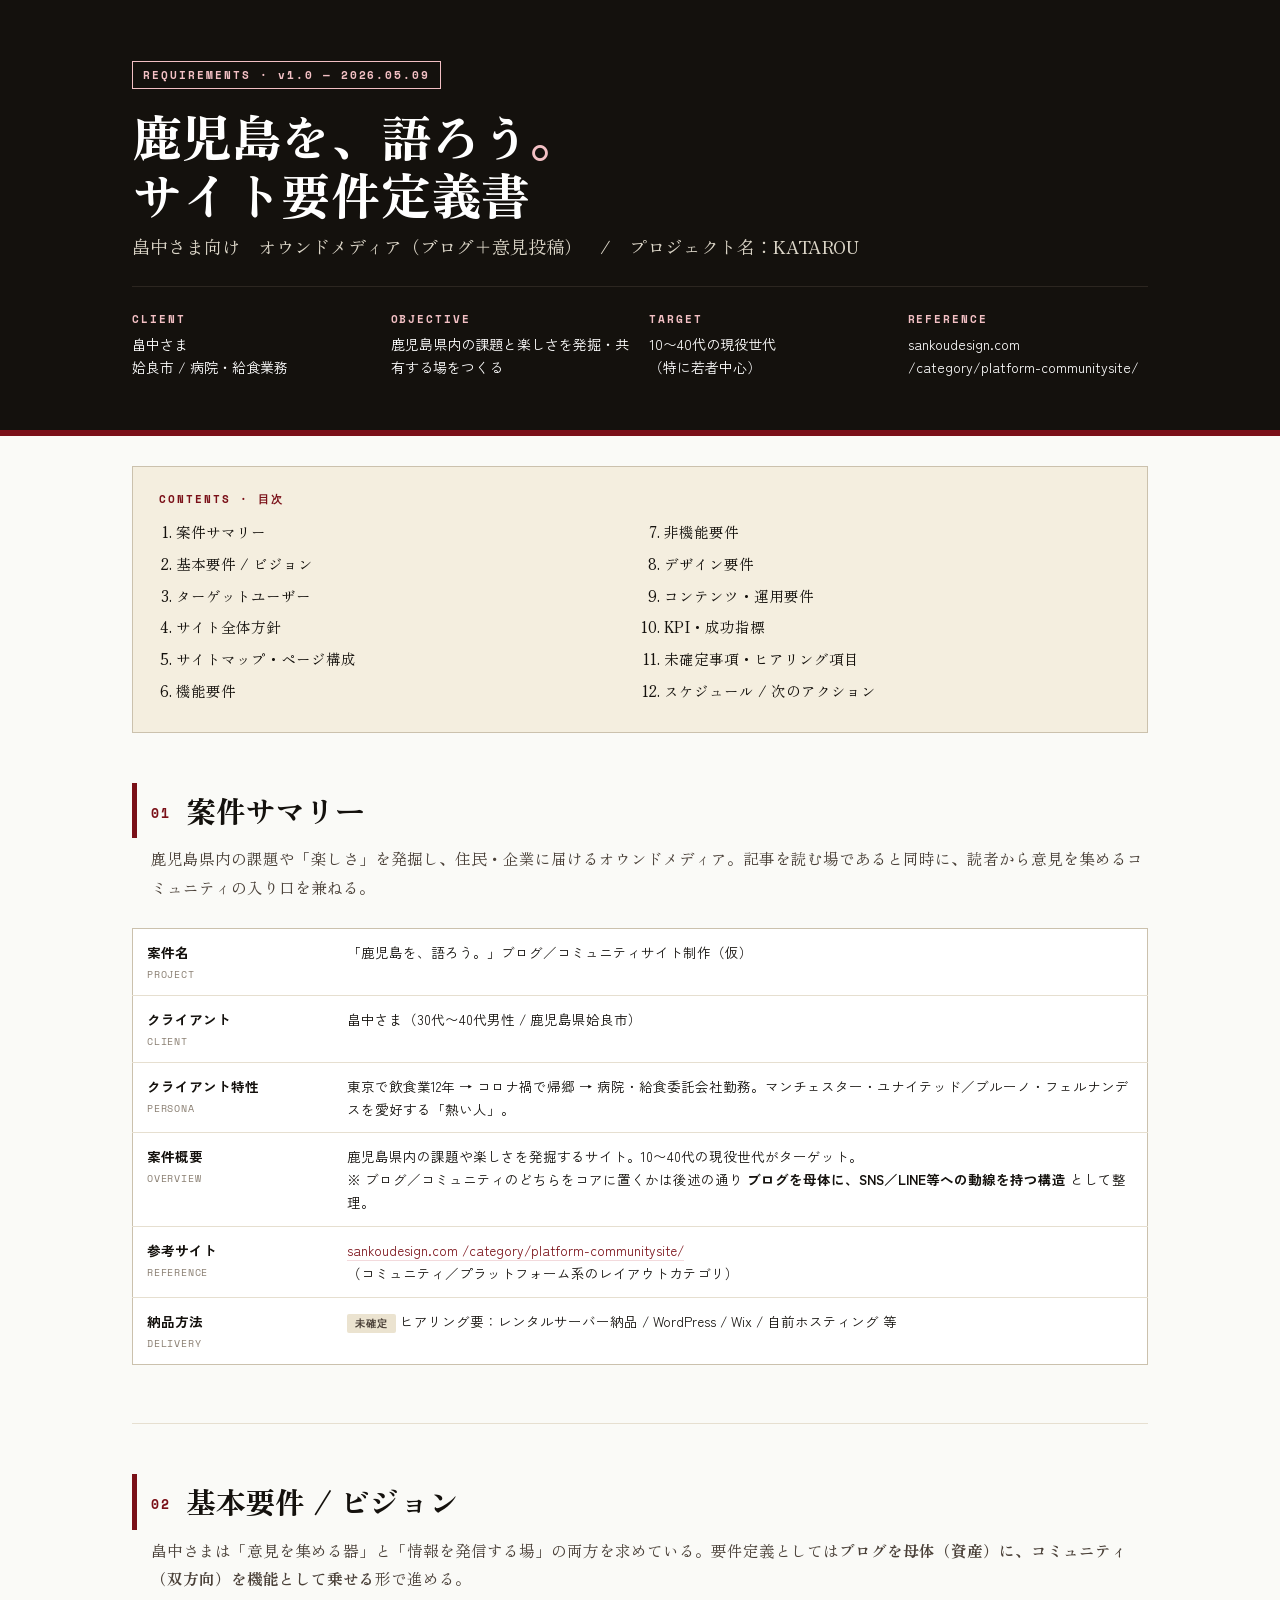
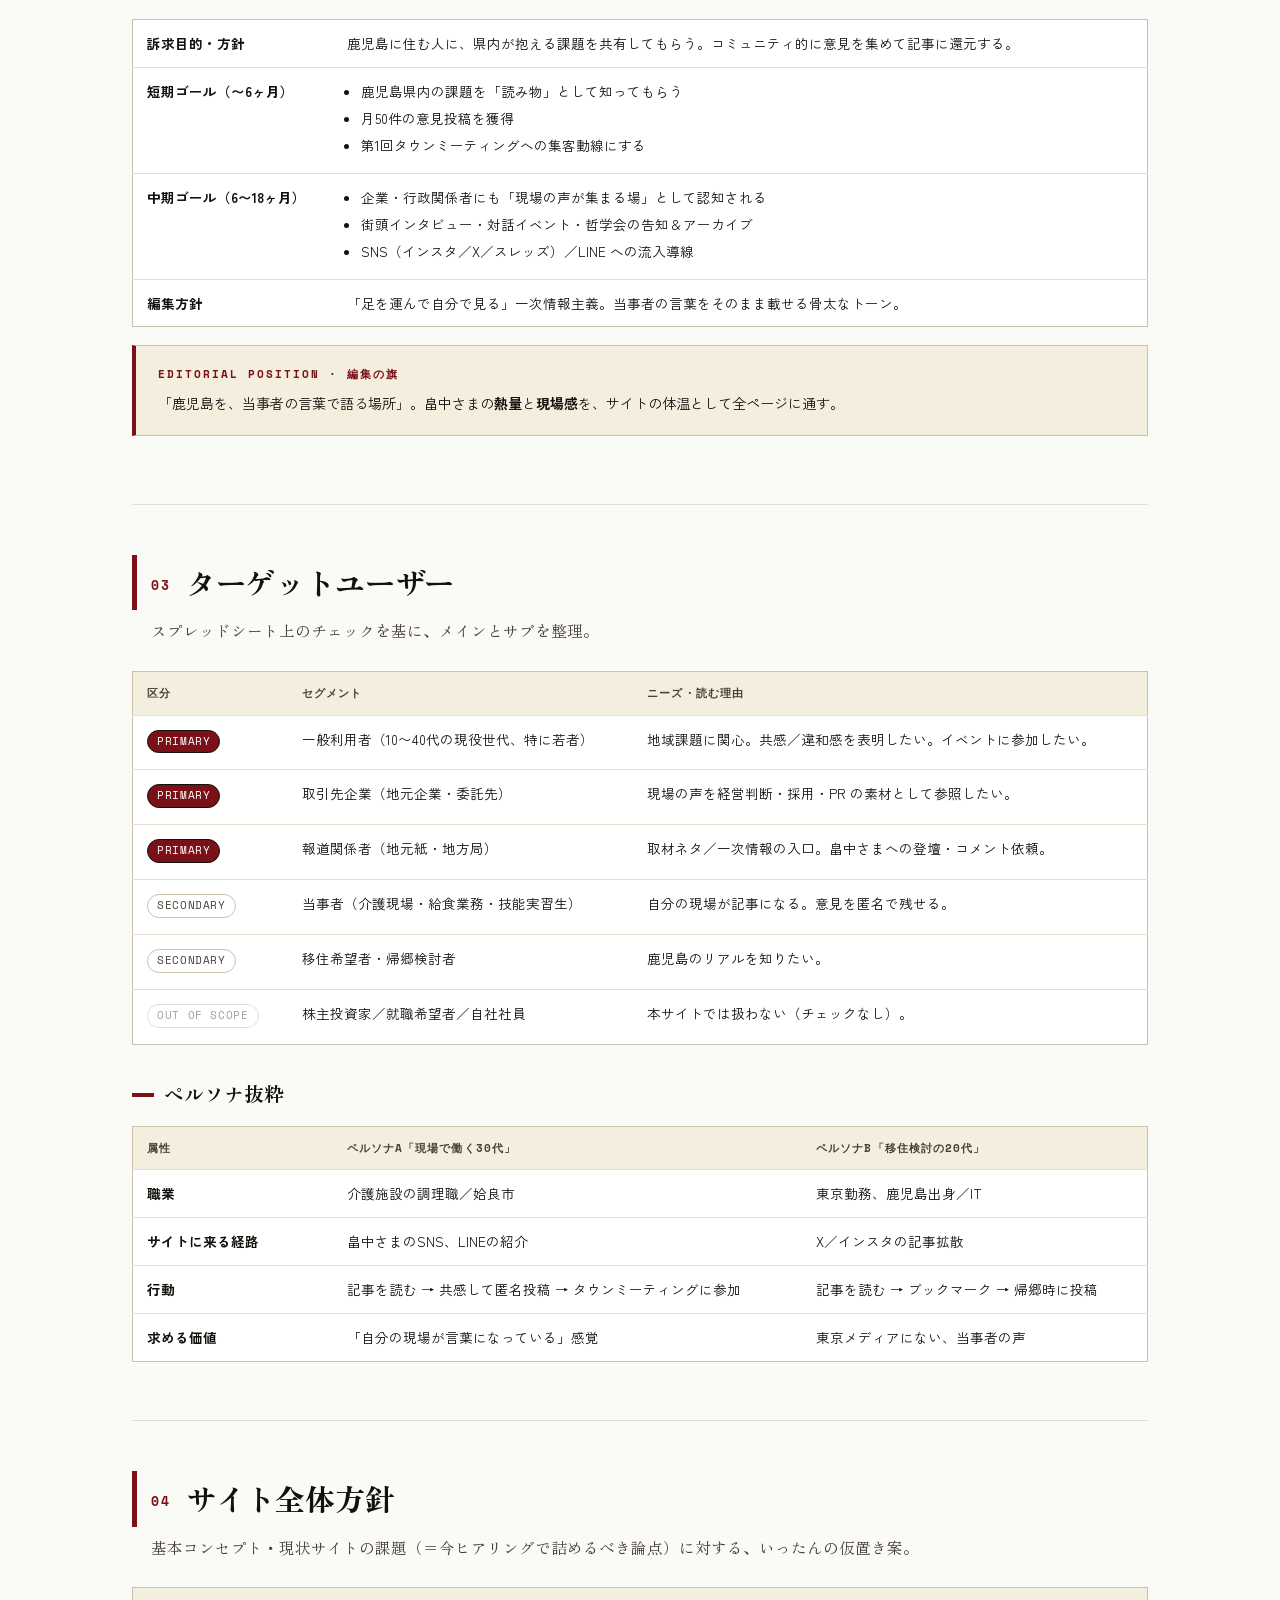
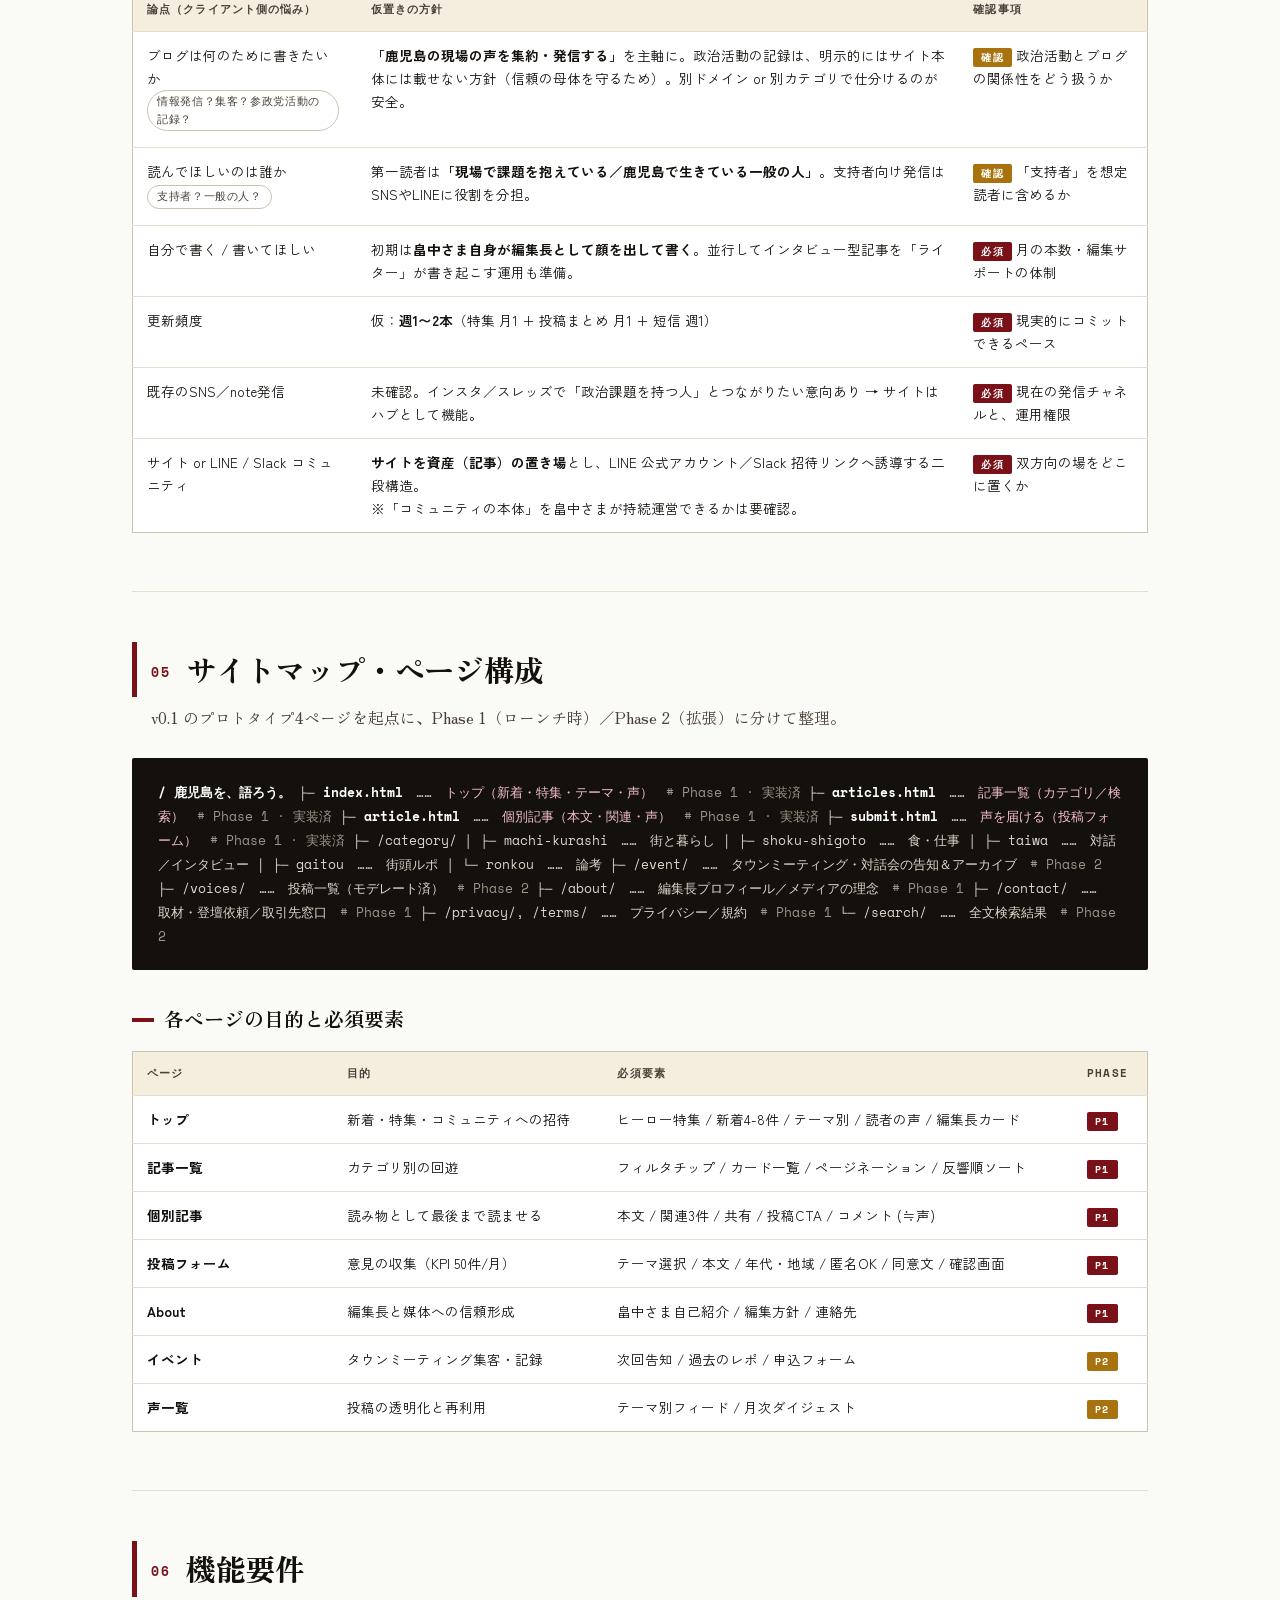
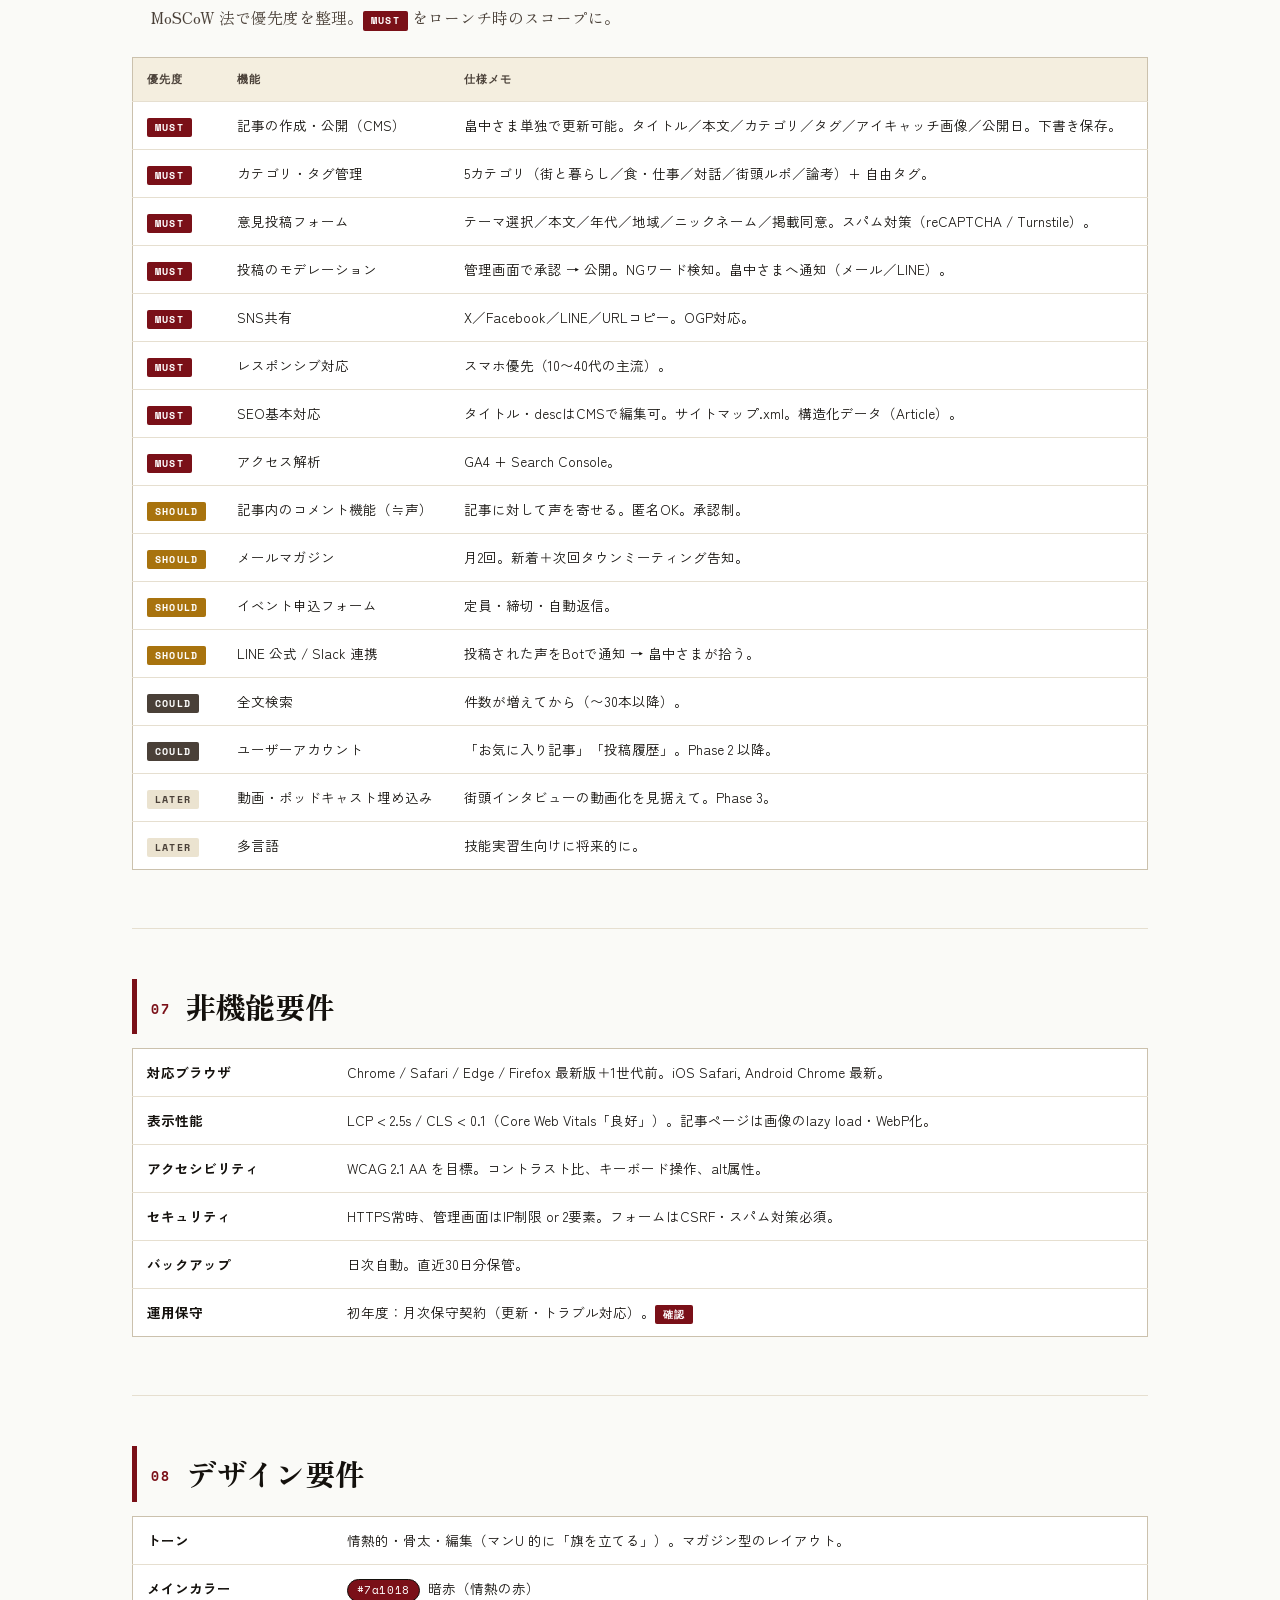
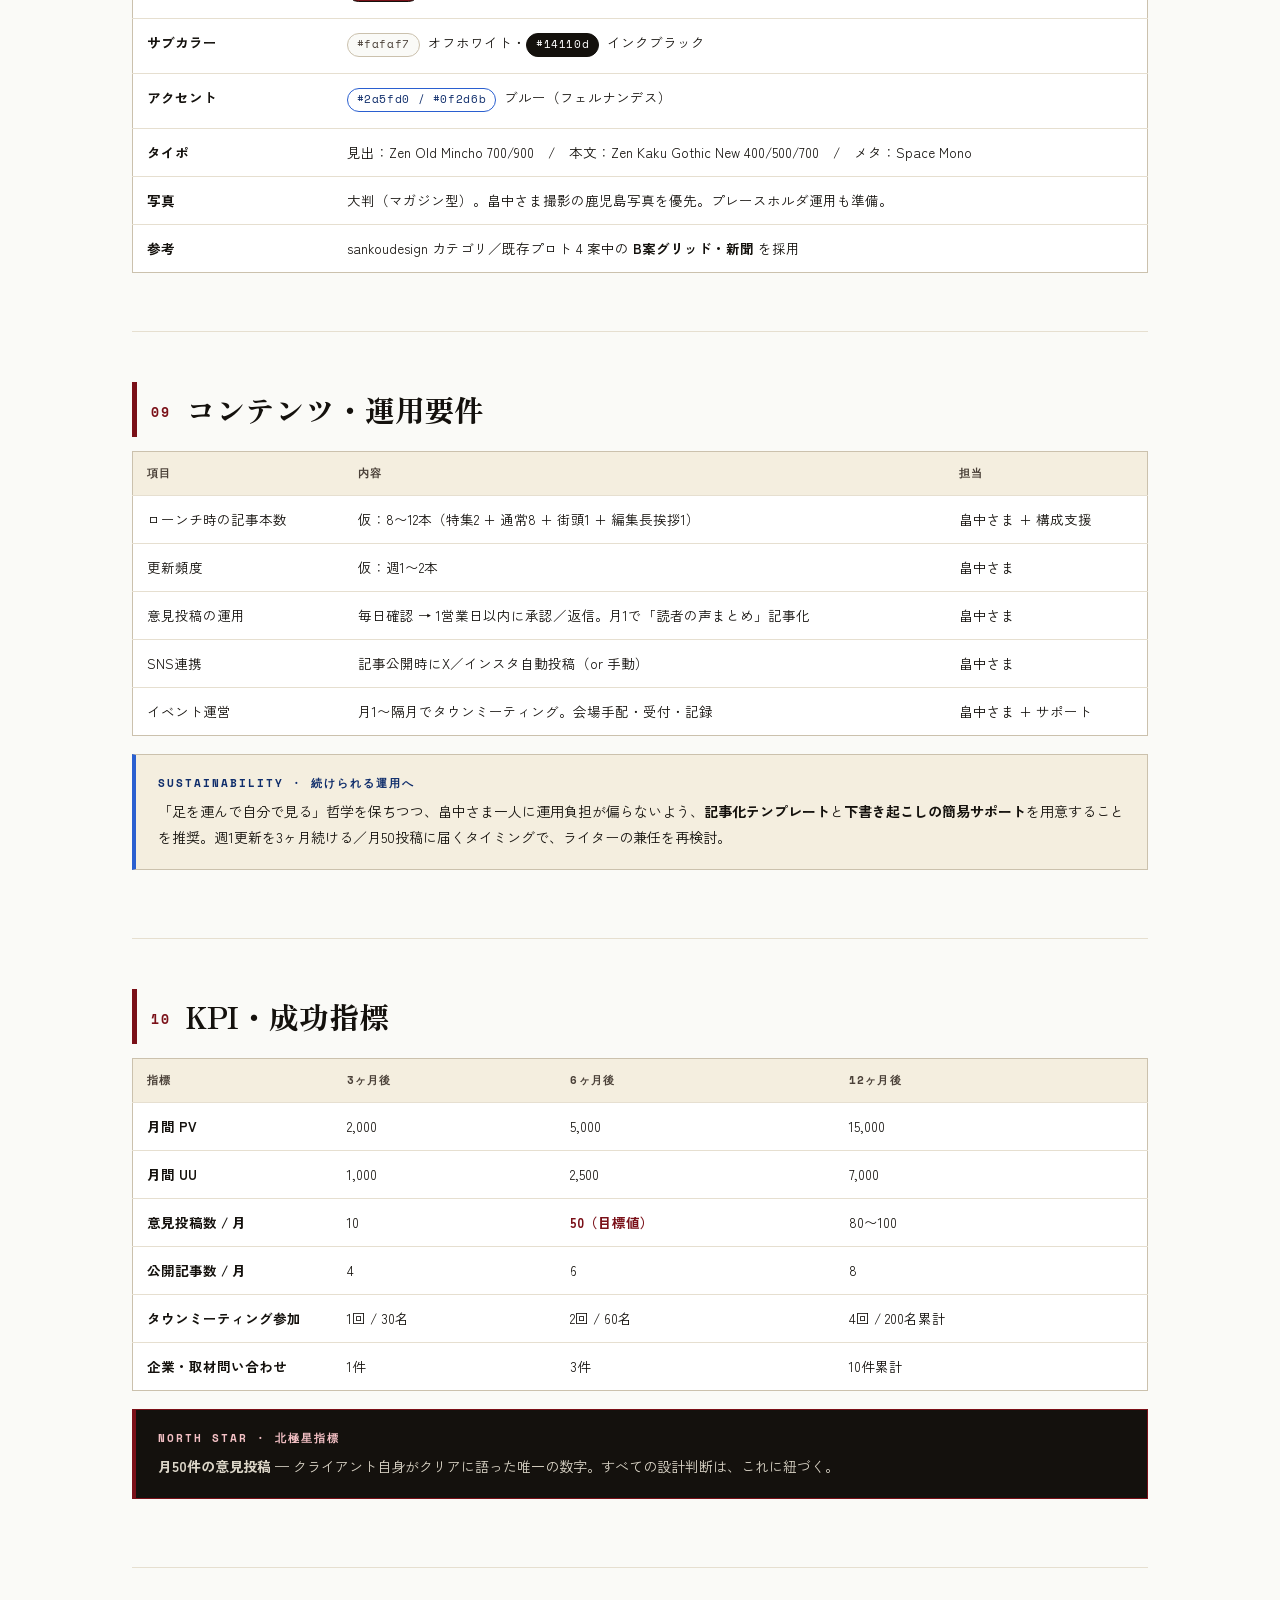
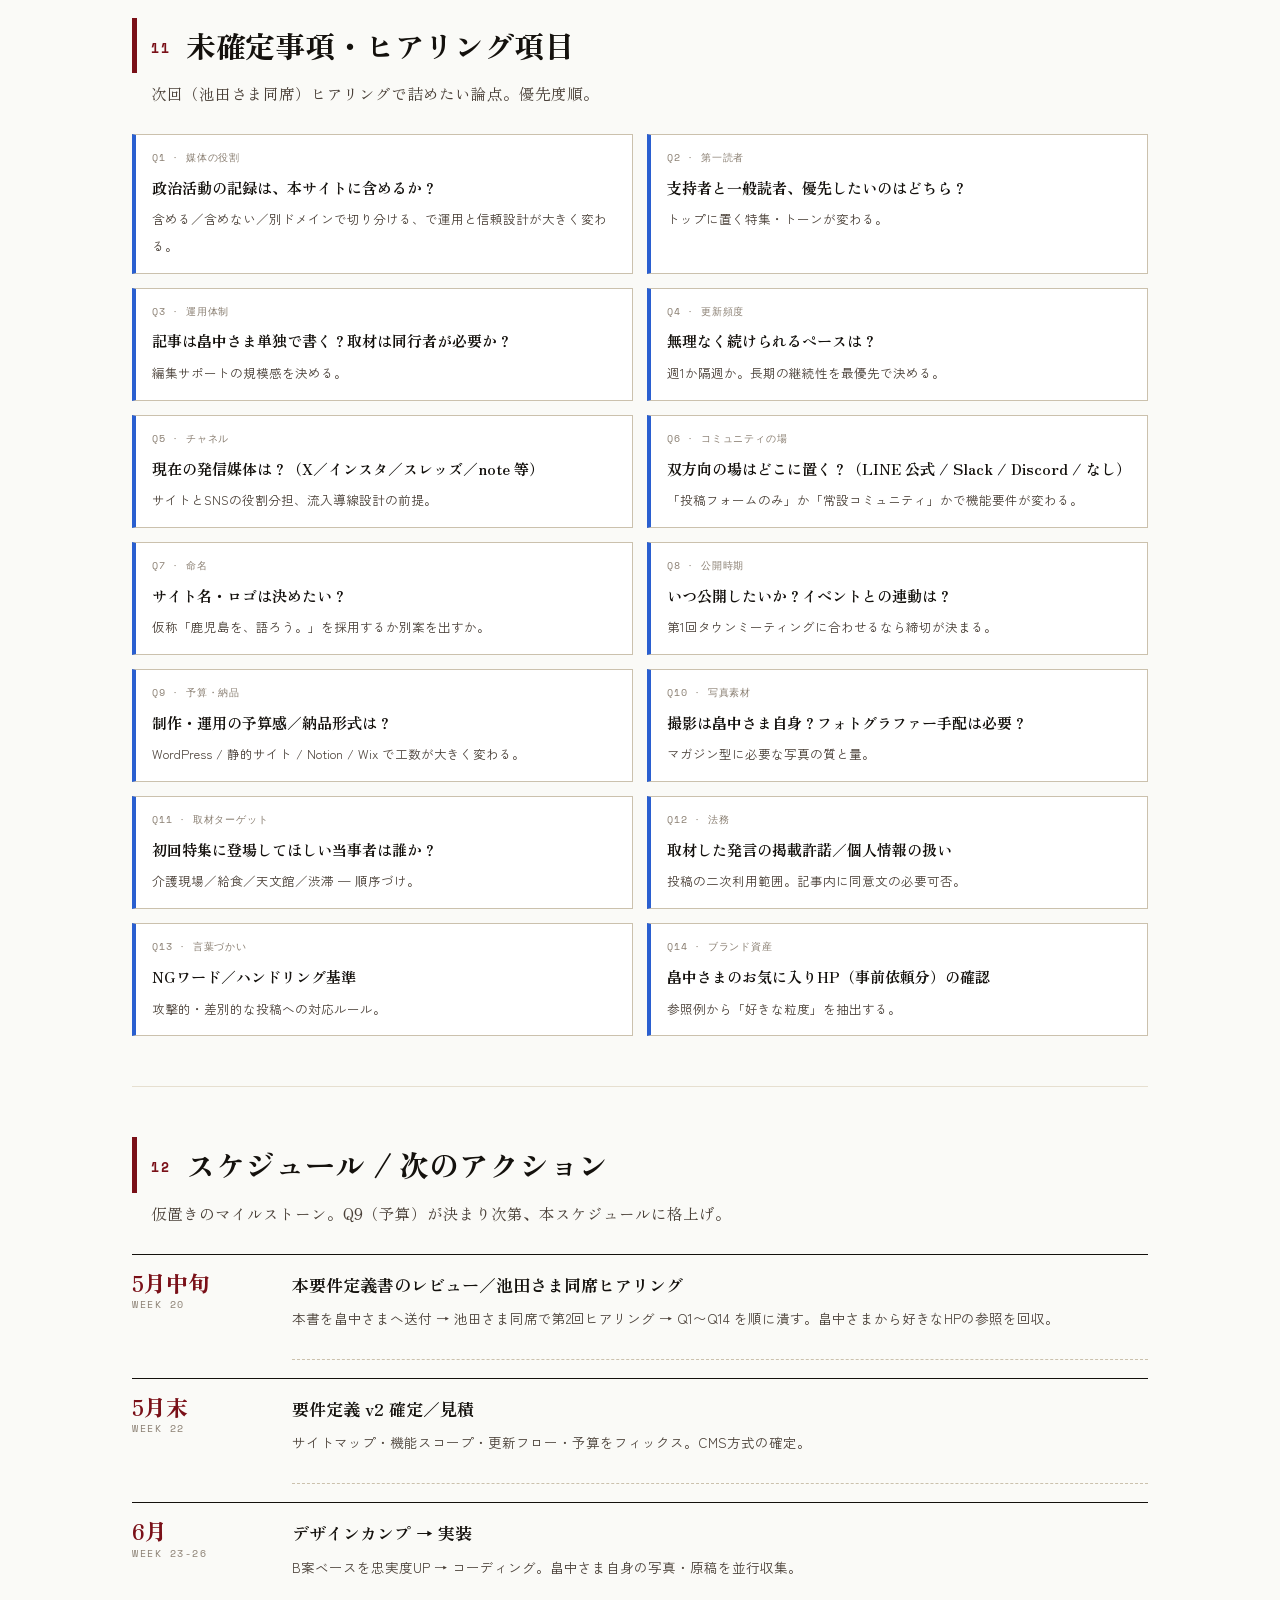
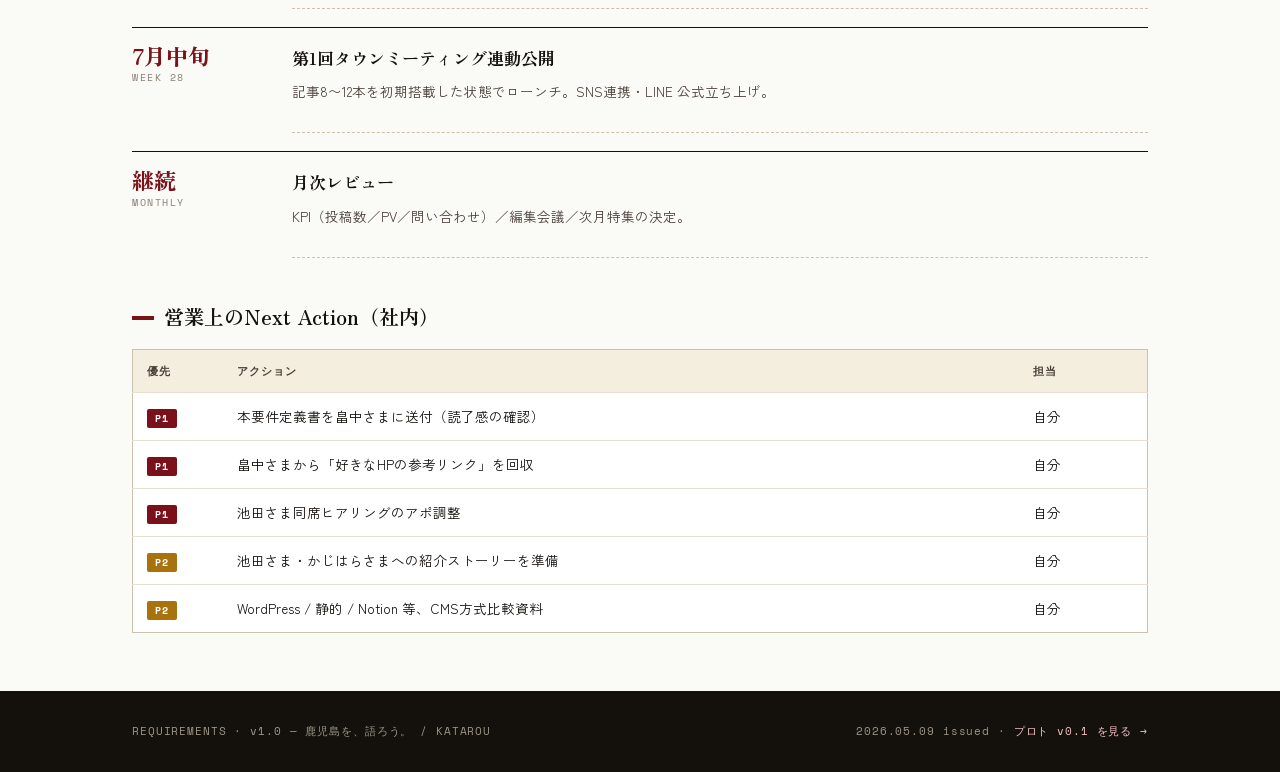
<file: requirements.html>
<!DOCTYPE html>
<html lang="ja">
<head>
<meta charset="utf-8">
<meta name="viewport" content="width=device-width,initial-scale=1">
<title>要件定義書 v1 — 畠中さん ブログ</title>
<link rel="preconnect" href="https://fonts.googleapis.com">
<link rel="preconnect" href="https://fonts.gstatic.com" crossorigin>
<link href="https://fonts.googleapis.com/css2?family=Zen+Kaku+Gothic+New:wght@400;500;700;900&family=Zen+Old+Mincho:wght@500;700;900&family=Space+Mono:wght@400;700&display=swap" rel="stylesheet">
<style>
  :root{
    --bg:#fafaf7;--paper:#fff;--bg-2:#f4eedf;--bg-3:#ebe3d0;
    --ink:#14110d;--ink-2:#4a4038;--mute:#8a7f72;
    --line:#e6dfd0;--line-2:#cbc1ad;
    --red:#7a1018;--red-deep:#5a0a12;--red-pale:#f3dadd;
    --blue:#2a5fd0;--blue-deep:#0f2d6b;
    --mincho:'Zen Old Mincho',serif;
    --gothic:'Zen Kaku Gothic New','Hiragino Kaku Gothic ProN',sans-serif;
    --mono:'Space Mono',monospace;
    --green:#1f7a4a;--amber:#a8730e;
  }
  *{box-sizing:border-box;}
  html,body{margin:0;padding:0;}
  body{background:var(--bg);color:var(--ink);font-family:var(--gothic);font-size:14.5px;line-height:1.85;-webkit-font-smoothing:antialiased;}
  .wrap{max-width:1080px;margin:0 auto;padding:0 32px;}
  a{color:var(--red);text-decoration:none;border-bottom:1px solid var(--red-pale);}
  a:hover{background:var(--red-pale);}

  /* cover */
  .cover{
    background:var(--ink);color:#fff;padding:60px 0 50px;
    border-bottom:6px solid var(--red);
  }
  .cover .stamp{
    display:inline-block;font-family:var(--mono);font-size:11px;
    color:#f3c0c4;border:1.5px solid #f3c0c4;
    padding:3px 10px;letter-spacing:.18em;font-weight:700;
  }
  .cover h1{
    font-family:var(--mincho);font-weight:900;font-size:50px;
    margin:18px 0 8px;line-height:1.15;letter-spacing:-.005em;
  }
  .cover h1 .accent{color:#f3c0c4;}
  .cover .sub{font-family:var(--mincho);font-size:18px;color:#dcd6c8;margin:0 0 22px;}
  .cover .grid{
    display:grid;grid-template-columns:repeat(4,1fr);gap:18px;
    border-top:1px solid #2c2620;padding-top:22px;margin-top:22px;
    font-family:var(--mono);font-size:11px;letter-spacing:.06em;
  }
  .cover .grid b{display:block;color:#f3c0c4;font-weight:700;margin-bottom:4px;letter-spacing:.18em;}
  .cover .grid div span{color:#fff;font-family:var(--gothic);font-size:14px;letter-spacing:0;line-height:1.6;}

  /* section */
  section.sec{padding:50px 0;border-bottom:1px solid var(--line);}
  section.sec:last-of-type{border-bottom:none;}
  .sec h2{
    font-family:var(--mincho);font-weight:900;font-size:30px;
    margin:0 0 6px;letter-spacing:-.005em;
    border-left:5px solid var(--red);padding-left:14px;
  }
  .sec h2 .num{
    font-family:var(--mono);font-size:13px;color:var(--red);
    margin-right:14px;letter-spacing:.18em;vertical-align:5px;font-weight:700;
  }
  .sec .lead{
    font-family:var(--mincho);font-size:15.5px;color:var(--ink-2);
    margin:0 0 26px;padding-left:19px;
  }
  .sec h3{
    font-family:var(--mincho);font-weight:700;font-size:20px;
    margin:30px 0 10px;
  }
  .sec h3 .stripe{display:inline-block;width:22px;height:4px;background:var(--red);margin-right:10px;vertical-align:5px;}

  /* tables */
  table{
    width:100%;border-collapse:collapse;background:var(--paper);
    border:1px solid var(--line-2);
    font-size:13.5px;margin:14px 0 8px;
  }
  th,td{
    border-bottom:1px solid var(--line);
    padding:12px 14px;text-align:left;vertical-align:top;
    line-height:1.7;
  }
  th{
    background:var(--bg-2);font-weight:700;
    font-family:var(--mono);font-size:11px;letter-spacing:.1em;
    color:var(--ink-2);text-transform:uppercase;white-space:nowrap;
  }
  tr:last-child td{border-bottom:none;}
  td.k{font-weight:700;width:200px;color:var(--ink);font-family:var(--gothic);}
  td.k small{display:block;font-family:var(--mono);font-size:10px;color:var(--mute);font-weight:400;letter-spacing:.08em;margin-top:2px;}
  td ul{margin:0;padding-left:1.1em;}
  td ul li{margin-bottom:4px;}

  /* chips */
  .chip{
    display:inline-block;font-family:var(--mono);font-size:10.5px;letter-spacing:.06em;
    border:1px solid var(--line-2);padding:2px 9px;border-radius:99px;color:var(--ink-2);background:var(--paper);margin:0 4px 4px 0;
  }
  .chip.red{color:var(--red);border-color:var(--red);}
  .chip.red.solid{background:var(--red);color:#fff;}
  .chip.green{color:var(--green);border-color:var(--green);}
  .chip.amber{color:var(--amber);border-color:var(--amber);}
  .chip.blue{color:var(--blue-deep);border-color:var(--blue);}
  .chip.solid{background:var(--ink);color:#fff;border-color:var(--ink);}

  /* status pill */
  .pill{
    display:inline-block;font-family:var(--mono);font-size:10px;letter-spacing:.12em;
    padding:1px 8px;border-radius:2px;font-weight:700;
  }
  .pill.must{background:var(--red);color:#fff;}
  .pill.should{background:var(--amber);color:#fff;}
  .pill.could{background:var(--ink-2);color:#fff;}
  .pill.later{background:var(--bg-3);color:var(--ink-2);}

  /* callouts */
  .call{
    background:var(--bg-2);border:1px solid var(--line-2);border-left:4px solid var(--red);
    padding:18px 22px;margin:18px 0;
  }
  .call h4{
    font-family:var(--mono);font-size:11px;letter-spacing:.18em;color:var(--red);
    margin:0 0 6px;font-weight:700;
  }
  .call p{margin:0;font-size:14px;line-height:1.85;}
  .call.blue{border-left-color:var(--blue);}
  .call.blue h4{color:var(--blue-deep);}
  .call.dark{background:var(--ink);color:#fff;border-color:var(--red);}
  .call.dark p{color:#dcd6c8;}
  .call.dark h4{color:#f3c0c4;}

  /* sitemap (tree) */
  .tree{font-family:var(--mono);font-size:13px;background:var(--ink);color:#dcd6c8;padding:22px 26px;border-radius:2px;line-height:1.85;overflow-x:auto;}
  .tree .b{color:#fff;font-weight:700;}
  .tree .r{color:#f3c0c4;}
  .tree .m{color:#9d9486;}

  /* hearing list */
  .hearing{display:grid;grid-template-columns:1fr 1fr;gap:14px;}
  .hearing .q{
    background:var(--paper);border:1px solid var(--line-2);
    padding:14px 16px;border-left:4px solid var(--blue);
  }
  .hearing .q b{font-family:var(--mincho);font-weight:700;font-size:15px;display:block;margin-bottom:4px;}
  .hearing .q small{font-family:var(--mono);font-size:10px;color:var(--mute);letter-spacing:.08em;display:block;margin-bottom:6px;}
  .hearing .q .ex{font-size:12.5px;color:var(--ink-2);line-height:1.7;}
  @media(max-width:780px){.hearing{grid-template-columns:1fr;}.cover .grid{grid-template-columns:repeat(2,1fr);}.cover h1{font-size:34px;}}

  /* timeline */
  .tl{display:grid;grid-template-columns:140px 1fr;gap:20px;border-top:1.5px solid var(--ink);padding-top:14px;margin-top:18px;}
  .tl .when{font-family:var(--mincho);font-weight:900;font-size:22px;color:var(--red);line-height:1.2;}
  .tl .when small{display:block;font-family:var(--mono);font-size:10px;color:var(--mute);font-weight:400;letter-spacing:.15em;margin-top:4px;}
  .tl .what{padding:0 0 22px;border-bottom:1px dashed var(--line-2);}
  .tl .what h4{font-family:var(--mincho);font-weight:700;font-size:17px;margin:0 0 6px;}
  .tl .what p{margin:0 0 6px;font-size:13.5px;color:var(--ink-2);}

  /* footer */
  footer.foot{background:var(--ink);color:#9d9486;padding:30px 0;font-family:var(--mono);font-size:11px;letter-spacing:.08em;}
  footer.foot .wrap{display:flex;justify-content:space-between;flex-wrap:wrap;gap:14px;}
  footer.foot a{color:#f3c0c4;border:none;}

  /* TOC */
  .toc{background:var(--bg-2);border:1px solid var(--line-2);padding:22px 26px;margin-top:30px;}
  .toc h4{font-family:var(--mono);font-size:11px;letter-spacing:.18em;color:var(--red);margin:0 0 10px;font-weight:700;}
  .toc ol{columns:2;column-gap:30px;margin:0;padding-left:1.2em;font-family:var(--mincho);font-size:14.5px;}
  .toc ol li{margin-bottom:5px;break-inside:avoid;}
  .toc ol li a{color:var(--ink);border:none;}
  .toc ol li a:hover{color:var(--red);background:none;}
  .toc ol li small{font-family:var(--mono);font-size:10px;color:var(--mute);margin-left:6px;letter-spacing:.08em;}
</style>
</head>
<body>

<header class="cover">
  <div class="wrap">
    <span class="stamp">REQUIREMENTS · v1.0 — 2026.05.09</span>
    <h1>鹿児島を、語ろう<span class="accent">。</span><br>サイト要件定義書</h1>
    <p class="sub">畠中さま向け　オウンドメディア（ブログ＋意見投稿）　/　プロジェクト名：KATAROU</p>
    <div class="grid">
      <div><b>CLIENT</b><span>畠中さま<br>姶良市 / 病院・給食業務</span></div>
      <div><b>OBJECTIVE</b><span>鹿児島県内の課題と楽しさを発掘・共有する場をつくる</span></div>
      <div><b>TARGET</b><span>10〜40代の現役世代<br>（特に若者中心）</span></div>
      <div><b>REFERENCE</b><span>sankoudesign.com<br>/category/platform-communitysite/</span></div>
    </div>
  </div>
</header>

<div class="wrap">
  <div class="toc">
    <h4>CONTENTS · 目次</h4>
    <ol>
      <li><a href="#s1">案件サマリー</a></li>
      <li><a href="#s2">基本要件 / ビジョン</a></li>
      <li><a href="#s3">ターゲットユーザー</a></li>
      <li><a href="#s4">サイト全体方針</a></li>
      <li><a href="#s5">サイトマップ・ページ構成</a></li>
      <li><a href="#s6">機能要件</a></li>
      <li><a href="#s7">非機能要件</a></li>
      <li><a href="#s8">デザイン要件</a></li>
      <li><a href="#s9">コンテンツ・運用要件</a></li>
      <li><a href="#s10">KPI・成功指標</a></li>
      <li><a href="#s11">未確定事項・ヒアリング項目</a></li>
      <li><a href="#s12">スケジュール / 次のアクション</a></li>
    </ol>
  </div>
</div>

<div class="wrap">

<!-- 1 -->
<section class="sec" id="s1">
  <h2><span class="num">01</span>案件サマリー</h2>
  <p class="lead">鹿児島県内の課題や「楽しさ」を発掘し、住民・企業に届けるオウンドメディア。記事を読む場であると同時に、読者から意見を集めるコミュニティの入り口を兼ねる。</p>
  <table>
    <tr><td class="k">案件名<small>PROJECT</small></td><td>「鹿児島を、語ろう。」ブログ／コミュニティサイト制作（仮）</td></tr>
    <tr><td class="k">クライアント<small>CLIENT</small></td><td>畠中さま（30代〜40代男性 / 鹿児島県姶良市）</td></tr>
    <tr><td class="k">クライアント特性<small>PERSONA</small></td><td>東京で飲食業12年 → コロナ禍で帰郷 → 病院・給食委託会社勤務。マンチェスター・ユナイテッド／ブルーノ・フェルナンデスを愛好する「熱い人」。</td></tr>
    <tr><td class="k">案件概要<small>OVERVIEW</small></td><td>鹿児島県内の課題や楽しさを発掘するサイト。10〜40代の現役世代がターゲット。<br>※ ブログ／コミュニティのどちらをコアに置くかは後述の通り <b>ブログを母体に、SNS／LINE等への動線を持つ構造</b> として整理。</td></tr>
    <tr><td class="k">参考サイト<small>REFERENCE</small></td><td><a href="https://sankoudesign.com/category/platform-communitysite/" target="_blank">sankoudesign.com /category/platform-communitysite/</a><br>（コミュニティ／プラットフォーム系のレイアウトカテゴリ）</td></tr>
    <tr><td class="k">納品方法<small>DELIVERY</small></td><td><span class="pill later">未確定</span> ヒアリング要：レンタルサーバー納品 / WordPress / Wix / 自前ホスティング 等</td></tr>
  </table>
</section>

<!-- 2 -->
<section class="sec" id="s2">
  <h2><span class="num">02</span>基本要件 / ビジョン</h2>
  <p class="lead">畠中さまは「意見を集める器」と「情報を発信する場」の両方を求めている。要件定義としては<b>ブログを母体（資産）に、コミュニティ（双方向）を機能として乗せる</b>形で進める。</p>
  <table>
    <tr><td class="k">訴求目的・方針</td><td>鹿児島に住む人に、県内が抱える課題を共有してもらう。コミュニティ的に意見を集めて記事に還元する。</td></tr>
    <tr><td class="k">短期ゴール（〜6ヶ月）</td><td><ul><li>鹿児島県内の課題を「読み物」として知ってもらう</li><li>月50件の意見投稿を獲得</li><li>第1回タウンミーティングへの集客動線にする</li></ul></td></tr>
    <tr><td class="k">中期ゴール（6〜18ヶ月）</td><td><ul><li>企業・行政関係者にも「現場の声が集まる場」として認知される</li><li>街頭インタビュー・対話イベント・哲学会の告知＆アーカイブ</li><li>SNS（インスタ／X／スレッズ）／LINE への流入導線</li></ul></td></tr>
    <tr><td class="k">編集方針</td><td>「足を運んで自分で見る」一次情報主義。当事者の言葉をそのまま載せる骨太なトーン。</td></tr>
  </table>

  <div class="call">
    <h4>EDITORIAL POSITION · 編集の旗</h4>
    <p>「鹿児島を、当事者の言葉で語る場所」。畠中さまの<b>熱量</b>と<b>現場感</b>を、サイトの体温として全ページに通す。</p>
  </div>
</section>

<!-- 3 -->
<section class="sec" id="s3">
  <h2><span class="num">03</span>ターゲットユーザー</h2>
  <p class="lead">スプレッドシート上のチェックを基に、メインとサブを整理。</p>
  <table>
    <tr><th>区分</th><th>セグメント</th><th>ニーズ・読む理由</th></tr>
    <tr><td><span class="chip red solid">PRIMARY</span></td><td>一般利用者（10〜40代の現役世代、特に若者）</td><td>地域課題に関心。共感／違和感を表明したい。イベントに参加したい。</td></tr>
    <tr><td><span class="chip red solid">PRIMARY</span></td><td>取引先企業（地元企業・委託先）</td><td>現場の声を経営判断・採用・PR の素材として参照したい。</td></tr>
    <tr><td><span class="chip red solid">PRIMARY</span></td><td>報道関係者（地元紙・地方局）</td><td>取材ネタ／一次情報の入口。畠中さまへの登壇・コメント依頼。</td></tr>
    <tr><td><span class="chip">SECONDARY</span></td><td>当事者（介護現場・給食業務・技能実習生）</td><td>自分の現場が記事になる。意見を匿名で残せる。</td></tr>
    <tr><td><span class="chip">SECONDARY</span></td><td>移住希望者・帰郷検討者</td><td>鹿児島のリアルを知りたい。</td></tr>
    <tr><td><span class="chip" style="opacity:.5">OUT OF SCOPE</span></td><td>株主投資家／就職希望者／自社社員</td><td>本サイトでは扱わない（チェックなし）。</td></tr>
  </table>

  <h3><span class="stripe"></span>ペルソナ抜粋</h3>
  <table>
    <tr><th>属性</th><th>ペルソナA「現場で働く30代」</th><th>ペルソナB「移住検討の20代」</th></tr>
    <tr><td class="k">職業</td><td>介護施設の調理職／姶良市</td><td>東京勤務、鹿児島出身／IT</td></tr>
    <tr><td class="k">サイトに来る経路</td><td>畠中さまのSNS、LINEの紹介</td><td>X／インスタの記事拡散</td></tr>
    <tr><td class="k">行動</td><td>記事を読む → 共感して匿名投稿 → タウンミーティングに参加</td><td>記事を読む → ブックマーク → 帰郷時に投稿</td></tr>
    <tr><td class="k">求める価値</td><td>「自分の現場が言葉になっている」感覚</td><td>東京メディアにない、当事者の声</td></tr>
  </table>
</section>

<!-- 4 -->
<section class="sec" id="s4">
  <h2><span class="num">04</span>サイト全体方針</h2>
  <p class="lead">基本コンセプト・現状サイトの課題（＝今ヒアリングで詰めるべき論点）に対する、いったんの仮置き案。</p>

  <table>
    <tr><th>論点（クライアント側の悩み）</th><th>仮置きの方針</th><th>確認事項</th></tr>
    <tr>
      <td>ブログは何のために書きたいか<br><span class="chip">情報発信？集客？参政党活動の記録？</span></td>
      <td><b>「鹿児島の現場の声を集約・発信する」</b>を主軸に。政治活動の記録は、明示的にはサイト本体には載せない方針（信頼の母体を守るため）。別ドメイン or 別カテゴリで仕分けるのが安全。</td>
      <td><span class="pill should">確認</span> 政治活動とブログの関係性をどう扱うか</td>
    </tr>
    <tr>
      <td>読んでほしいのは誰か<br><span class="chip">支持者？一般の人？</span></td>
      <td>第一読者は<b>「現場で課題を抱えている／鹿児島で生きている一般の人」</b>。支持者向け発信はSNSやLINEに役割を分担。</td>
      <td><span class="pill should">確認</span> 「支持者」を想定読者に含めるか</td>
    </tr>
    <tr>
      <td>自分で書く / 書いてほしい</td>
      <td>初期は<b>畠中さま自身が編集長として顔を出して書く</b>。並行してインタビュー型記事を「ライター」が書き起こす運用も準備。</td>
      <td><span class="pill must">必須</span> 月の本数・編集サポートの体制</td>
    </tr>
    <tr>
      <td>更新頻度</td>
      <td>仮：<b>週1〜2本</b>（特集 月1 + 投稿まとめ 月1 + 短信 週1）</td>
      <td><span class="pill must">必須</span> 現実的にコミットできるペース</td>
    </tr>
    <tr>
      <td>既存のSNS／note発信</td>
      <td>未確認。インスタ／スレッズで「政治課題を持つ人」とつながりたい意向あり → サイトはハブとして機能。</td>
      <td><span class="pill must">必須</span> 現在の発信チャネルと、運用権限</td>
    </tr>
    <tr>
      <td>サイト or LINE / Slack コミュニティ</td>
      <td><b>サイトを資産（記事）の置き場</b>とし、LINE 公式アカウント／Slack 招待リンクへ誘導する二段構造。<br>※「コミュニティの本体」を畠中さまが持続運営できるかは要確認。</td>
      <td><span class="pill must">必須</span> 双方向の場をどこに置くか</td>
    </tr>
  </table>
</section>

<!-- 5 -->
<section class="sec" id="s5">
  <h2><span class="num">05</span>サイトマップ・ページ構成</h2>
  <p class="lead">v0.1 のプロトタイプ4ページを起点に、Phase 1（ローンチ時）／Phase 2（拡張）に分けて整理。</p>

  <div class="tree">
<span class="b">/  鹿児島を、語ろう。</span>
├─ <span class="b">index.html</span>　……　<span class="r">トップ（新着・特集・テーマ・声）</span>　<span class="m"># Phase 1 · 実装済</span>
├─ <span class="b">articles.html</span>　……　<span class="r">記事一覧（カテゴリ／検索）</span>　<span class="m"># Phase 1 · 実装済</span>
├─ <span class="b">article.html</span>　……　<span class="r">個別記事（本文・関連・声）</span>　<span class="m"># Phase 1 · 実装済</span>
├─ <span class="b">submit.html</span>　……　<span class="r">声を届ける（投稿フォーム）</span>　<span class="m"># Phase 1 · 実装済</span>
├─ /category/
│   ├─ machi-kurashi　……　街と暮らし
│   ├─ shoku-shigoto　……　食・仕事
│   ├─ taiwa　……　対話／インタビュー
│   ├─ gaitou　……　街頭ルポ
│   └─ ronkou　……　論考
├─ /event/　……　タウンミーティング・対話会の告知＆アーカイブ　<span class="m"># Phase 2</span>
├─ /voices/　……　投稿一覧（モデレート済）　<span class="m"># Phase 2</span>
├─ /about/　……　編集長プロフィール／メディアの理念　<span class="m"># Phase 1</span>
├─ /contact/　……　取材・登壇依頼／取引先窓口　<span class="m"># Phase 1</span>
├─ /privacy/, /terms/　……　プライバシー／規約　<span class="m"># Phase 1</span>
└─ /search/　……　全文検索結果　<span class="m"># Phase 2</span>
  </div>

  <h3><span class="stripe"></span>各ページの目的と必須要素</h3>
  <table>
    <tr><th style="width:140px;">ページ</th><th>目的</th><th>必須要素</th><th>Phase</th></tr>
    <tr><td class="k">トップ</td><td>新着・特集・コミュニティへの招待</td><td>ヒーロー特集 / 新着4-8件 / テーマ別 / 読者の声 / 編集長カード</td><td><span class="pill must">P1</span></td></tr>
    <tr><td class="k">記事一覧</td><td>カテゴリ別の回遊</td><td>フィルタチップ / カード一覧 / ページネーション / 反響順ソート</td><td><span class="pill must">P1</span></td></tr>
    <tr><td class="k">個別記事</td><td>読み物として最後まで読ませる</td><td>本文 / 関連3件 / 共有 / 投稿CTA / コメント (≒声)</td><td><span class="pill must">P1</span></td></tr>
    <tr><td class="k">投稿フォーム</td><td>意見の収集（KPI 50件/月）</td><td>テーマ選択 / 本文 / 年代・地域 / 匿名OK / 同意文 / 確認画面</td><td><span class="pill must">P1</span></td></tr>
    <tr><td class="k">About</td><td>編集長と媒体への信頼形成</td><td>畠中さま自己紹介 / 編集方針 / 連絡先</td><td><span class="pill must">P1</span></td></tr>
    <tr><td class="k">イベント</td><td>タウンミーティング集客・記録</td><td>次回告知 / 過去のレポ / 申込フォーム</td><td><span class="pill should">P2</span></td></tr>
    <tr><td class="k">声一覧</td><td>投稿の透明化と再利用</td><td>テーマ別フィード / 月次ダイジェスト</td><td><span class="pill should">P2</span></td></tr>
  </table>
</section>

<!-- 6 -->
<section class="sec" id="s6">
  <h2><span class="num">06</span>機能要件</h2>
  <p class="lead">MoSCoW 法で優先度を整理。<span class="pill must">MUST</span> をローンチ時のスコープに。</p>
  <table>
    <tr><th style="width:90px;">優先度</th><th>機能</th><th>仕様メモ</th></tr>
    <tr><td><span class="pill must">MUST</span></td><td>記事の作成・公開（CMS）</td><td>畠中さま単独で更新可能。タイトル／本文／カテゴリ／タグ／アイキャッチ画像／公開日。下書き保存。</td></tr>
    <tr><td><span class="pill must">MUST</span></td><td>カテゴリ・タグ管理</td><td>5カテゴリ（街と暮らし／食・仕事／対話／街頭ルポ／論考）+ 自由タグ。</td></tr>
    <tr><td><span class="pill must">MUST</span></td><td>意見投稿フォーム</td><td>テーマ選択／本文／年代／地域／ニックネーム／掲載同意。スパム対策（reCAPTCHA / Turnstile）。</td></tr>
    <tr><td><span class="pill must">MUST</span></td><td>投稿のモデレーション</td><td>管理画面で承認 → 公開。NGワード検知。畠中さまへ通知（メール／LINE）。</td></tr>
    <tr><td><span class="pill must">MUST</span></td><td>SNS共有</td><td>X／Facebook／LINE／URLコピー。OGP対応。</td></tr>
    <tr><td><span class="pill must">MUST</span></td><td>レスポンシブ対応</td><td>スマホ優先（10〜40代の主流）。</td></tr>
    <tr><td><span class="pill must">MUST</span></td><td>SEO基本対応</td><td>タイトル・descはCMSで編集可。サイトマップ.xml。構造化データ（Article）。</td></tr>
    <tr><td><span class="pill must">MUST</span></td><td>アクセス解析</td><td>GA4 + Search Console。</td></tr>
    <tr><td><span class="pill should">SHOULD</span></td><td>記事内のコメント機能（≒声）</td><td>記事に対して声を寄せる。匿名OK。承認制。</td></tr>
    <tr><td><span class="pill should">SHOULD</span></td><td>メールマガジン</td><td>月2回。新着＋次回タウンミーティング告知。</td></tr>
    <tr><td><span class="pill should">SHOULD</span></td><td>イベント申込フォーム</td><td>定員・締切・自動返信。</td></tr>
    <tr><td><span class="pill should">SHOULD</span></td><td>LINE 公式 / Slack 連携</td><td>投稿された声をBotで通知 → 畠中さまが拾う。</td></tr>
    <tr><td><span class="pill could">COULD</span></td><td>全文検索</td><td>件数が増えてから（〜30本以降）。</td></tr>
    <tr><td><span class="pill could">COULD</span></td><td>ユーザーアカウント</td><td>「お気に入り記事」「投稿履歴」。Phase 2 以降。</td></tr>
    <tr><td><span class="pill later">LATER</span></td><td>動画・ポッドキャスト埋め込み</td><td>街頭インタビューの動画化を見据えて。Phase 3。</td></tr>
    <tr><td><span class="pill later">LATER</span></td><td>多言語</td><td>技能実習生向けに将来的に。</td></tr>
  </table>
</section>

<!-- 7 -->
<section class="sec" id="s7">
  <h2><span class="num">07</span>非機能要件</h2>
  <table>
    <tr><td class="k">対応ブラウザ</td><td>Chrome / Safari / Edge / Firefox 最新版＋1世代前。iOS Safari, Android Chrome 最新。</td></tr>
    <tr><td class="k">表示性能</td><td>LCP &lt; 2.5s / CLS &lt; 0.1（Core Web Vitals「良好」）。記事ページは画像のlazy load・WebP化。</td></tr>
    <tr><td class="k">アクセシビリティ</td><td>WCAG 2.1 AA を目標。コントラスト比、キーボード操作、alt属性。</td></tr>
    <tr><td class="k">セキュリティ</td><td>HTTPS常時、管理画面はIP制限 or 2要素。フォームはCSRF・スパム対策必須。</td></tr>
    <tr><td class="k">バックアップ</td><td>日次自動。直近30日分保管。</td></tr>
    <tr><td class="k">運用保守</td><td>初年度：月次保守契約（更新・トラブル対応）。<span class="pill must">確認</span></td></tr>
  </table>
</section>

<!-- 8 -->
<section class="sec" id="s8">
  <h2><span class="num">08</span>デザイン要件</h2>
  <table>
    <tr><td class="k">トーン</td><td>情熱的・骨太・編集（マンU 的に「旗を立てる」）。マガジン型のレイアウト。</td></tr>
    <tr><td class="k">メインカラー</td><td><span class="chip red solid">#7a1018</span> 暗赤（情熱の赤）</td></tr>
    <tr><td class="k">サブカラー</td><td><span class="chip" style="background:#fafaf7;">#fafaf7</span> オフホワイト・<span class="chip solid">#14110d</span> インクブラック</td></tr>
    <tr><td class="k">アクセント</td><td><span class="chip blue">#2a5fd0 / #0f2d6b</span> ブルー（フェルナンデス）</td></tr>
    <tr><td class="k">タイポ</td><td>見出：Zen Old Mincho 700/900　/　本文：Zen Kaku Gothic New 400/500/700　/　メタ：Space Mono</td></tr>
    <tr><td class="k">写真</td><td>大判（マガジン型）。畠中さま撮影の鹿児島写真を優先。プレースホルダ運用も準備。</td></tr>
    <tr><td class="k">参考</td><td>sankoudesign カテゴリ／既存プロト 4 案中の <b>B案グリッド・新聞</b> を採用</td></tr>
  </table>
</section>

<!-- 9 -->
<section class="sec" id="s9">
  <h2><span class="num">09</span>コンテンツ・運用要件</h2>
  <table>
    <tr><th>項目</th><th>内容</th><th>担当</th></tr>
    <tr><td>ローンチ時の記事本数</td><td>仮：8〜12本（特集2 + 通常8 + 街頭1 + 編集長挨拶1）</td><td>畠中さま + 構成支援</td></tr>
    <tr><td>更新頻度</td><td>仮：週1〜2本</td><td>畠中さま</td></tr>
    <tr><td>意見投稿の運用</td><td>毎日確認 → 1営業日以内に承認／返信。月1で「読者の声まとめ」記事化</td><td>畠中さま</td></tr>
    <tr><td>SNS連携</td><td>記事公開時にX／インスタ自動投稿（or 手動）</td><td>畠中さま</td></tr>
    <tr><td>イベント運営</td><td>月1〜隔月でタウンミーティング。会場手配・受付・記録</td><td>畠中さま + サポート</td></tr>
  </table>

  <div class="call blue">
    <h4>SUSTAINABILITY · 続けられる運用へ</h4>
    <p>「足を運んで自分で見る」哲学を保ちつつ、畠中さま一人に運用負担が偏らないよう、<b>記事化テンプレート</b>と<b>下書き起こしの簡易サポート</b>を用意することを推奨。週1更新を3ヶ月続ける／月50投稿に届くタイミングで、ライターの兼任を再検討。</p>
  </div>
</section>

<!-- 10 -->
<section class="sec" id="s10">
  <h2><span class="num">10</span>KPI・成功指標</h2>
  <table>
    <tr><th>指標</th><th>3ヶ月後</th><th>6ヶ月後</th><th>12ヶ月後</th></tr>
    <tr><td class="k">月間 PV</td><td>2,000</td><td>5,000</td><td>15,000</td></tr>
    <tr><td class="k">月間 UU</td><td>1,000</td><td>2,500</td><td>7,000</td></tr>
    <tr><td class="k">意見投稿数 / 月</td><td>10</td><td><b style="color:var(--red)">50（目標値）</b></td><td>80〜100</td></tr>
    <tr><td class="k">公開記事数 / 月</td><td>4</td><td>6</td><td>8</td></tr>
    <tr><td class="k">タウンミーティング参加</td><td>1回 / 30名</td><td>2回 / 60名</td><td>4回 / 200名累計</td></tr>
    <tr><td class="k">企業・取材問い合わせ</td><td>1件</td><td>3件</td><td>10件累計</td></tr>
  </table>
  <div class="call dark">
    <h4>NORTH STAR · 北極星指標</h4>
    <p><b>月50件の意見投稿</b> — クライアント自身がクリアに語った唯一の数字。すべての設計判断は、これに紐づく。</p>
  </div>
</section>

<!-- 11 -->
<section class="sec" id="s11">
  <h2><span class="num">11</span>未確定事項・ヒアリング項目</h2>
  <p class="lead">次回（池田さま同席）ヒアリングで詰めたい論点。優先度順。</p>

  <div class="hearing">
    <div class="q"><small>Q1 · 媒体の役割</small><b>政治活動の記録は、本サイトに含めるか？</b><span class="ex">含める／含めない／別ドメインで切り分ける、で運用と信頼設計が大きく変わる。</span></div>
    <div class="q"><small>Q2 · 第一読者</small><b>支持者と一般読者、優先したいのはどちら？</b><span class="ex">トップに置く特集・トーンが変わる。</span></div>
    <div class="q"><small>Q3 · 運用体制</small><b>記事は畠中さま単独で書く？取材は同行者が必要か？</b><span class="ex">編集サポートの規模感を決める。</span></div>
    <div class="q"><small>Q4 · 更新頻度</small><b>無理なく続けられるペースは？</b><span class="ex">週1か隔週か。長期の継続性を最優先で決める。</span></div>
    <div class="q"><small>Q5 · チャネル</small><b>現在の発信媒体は？（X／インスタ／スレッズ／note 等）</b><span class="ex">サイトとSNSの役割分担、流入導線設計の前提。</span></div>
    <div class="q"><small>Q6 · コミュニティの場</small><b>双方向の場はどこに置く？（LINE 公式 / Slack / Discord / なし）</b><span class="ex">「投稿フォームのみ」か「常設コミュニティ」かで機能要件が変わる。</span></div>
    <div class="q"><small>Q7 · 命名</small><b>サイト名・ロゴは決めたい？</b><span class="ex">仮称「鹿児島を、語ろう。」を採用するか別案を出すか。</span></div>
    <div class="q"><small>Q8 · 公開時期</small><b>いつ公開したいか？イベントとの連動は？</b><span class="ex">第1回タウンミーティングに合わせるなら締切が決まる。</span></div>
    <div class="q"><small>Q9 · 予算・納品</small><b>制作・運用の予算感／納品形式は？</b><span class="ex">WordPress / 静的サイト / Notion / Wix で工数が大きく変わる。</span></div>
    <div class="q"><small>Q10 · 写真素材</small><b>撮影は畠中さま自身？フォトグラファー手配は必要？</b><span class="ex">マガジン型に必要な写真の質と量。</span></div>
    <div class="q"><small>Q11 · 取材ターゲット</small><b>初回特集に登場してほしい当事者は誰か？</b><span class="ex">介護現場／給食／天文館／渋滞 — 順序づけ。</span></div>
    <div class="q"><small>Q12 · 法務</small><b>取材した発言の掲載許諾／個人情報の扱い</b><span class="ex">投稿の二次利用範囲。記事内に同意文の必要可否。</span></div>
    <div class="q"><small>Q13 · 言葉づかい</small><b>NGワード／ハンドリング基準</b><span class="ex">攻撃的・差別的な投稿への対応ルール。</span></div>
    <div class="q"><small>Q14 · ブランド資産</small><b>畠中さまのお気に入りHP（事前依頼分）の確認</b><span class="ex">参照例から「好きな粒度」を抽出する。</span></div>
  </div>
</section>

<!-- 12 -->
<section class="sec" id="s12">
  <h2><span class="num">12</span>スケジュール / 次のアクション</h2>
  <p class="lead">仮置きのマイルストーン。Q9（予算）が決まり次第、本スケジュールに格上げ。</p>

  <div class="tl">
    <div class="when">5月中旬<small>WEEK 20</small></div>
    <div class="what">
      <h4>本要件定義書のレビュー&#8203;／池田さま同席ヒアリング</h4>
      <p>本書を畠中さまへ送付 → 池田さま同席で第2回ヒアリング → Q1〜Q14 を順に潰す。畠中さまから好きなHPの参照を回収。</p>
    </div>
  </div>
  <div class="tl">
    <div class="when">5月末<small>WEEK 22</small></div>
    <div class="what">
      <h4>要件定義 v2 確定&#8203;／見積</h4>
      <p>サイトマップ・機能スコープ・更新フロー・予算をフィックス。CMS方式の確定。</p>
    </div>
  </div>
  <div class="tl">
    <div class="when">6月<small>WEEK 23-26</small></div>
    <div class="what">
      <h4>デザインカンプ → 実装</h4>
      <p>B案ベースを忠実度UP → コーディング。畠中さま自身の写真・原稿を並行収集。</p>
    </div>
  </div>
  <div class="tl">
    <div class="when">7月中旬<small>WEEK 28</small></div>
    <div class="what">
      <h4>第1回タウンミーティング連動公開</h4>
      <p>記事8〜12本を初期搭載した状態でローンチ。SNS連携・LINE 公式立ち上げ。</p>
    </div>
  </div>
  <div class="tl">
    <div class="when">継続<small>MONTHLY</small></div>
    <div class="what">
      <h4>月次レビュー</h4>
      <p>KPI（投稿数／PV／問い合わせ）／編集会議／次月特集の決定。</p>
    </div>
  </div>

  <h3 style="margin-top:40px;"><span class="stripe"></span>営業上のNext Action（社内）</h3>
  <table>
    <tr><th style="width:90px;">優先</th><th>アクション</th><th>担当</th></tr>
    <tr><td><span class="pill must">P1</span></td><td>本要件定義書を畠中さまに送付（読了感の確認）</td><td>自分</td></tr>
    <tr><td><span class="pill must">P1</span></td><td>畠中さまから「好きなHPの参考リンク」を回収</td><td>自分</td></tr>
    <tr><td><span class="pill must">P1</span></td><td>池田さま同席ヒアリングのアポ調整</td><td>自分</td></tr>
    <tr><td><span class="pill should">P2</span></td><td>池田さま・かじはらさまへの紹介ストーリーを準備</td><td>自分</td></tr>
    <tr><td><span class="pill should">P2</span></td><td>WordPress / 静的 / Notion 等、CMS方式比較資料</td><td>自分</td></tr>
  </table>
</section>

</div>

<footer class="foot">
  <div class="wrap">
    <div>REQUIREMENTS · v1.0 — 鹿児島を、語ろう。 / KATAROU</div>
    <div>2026.05.09 issued · <a href="index.html">プロト v0.1 を見る →</a></div>
  </div>
</footer>

</body>
</html>
</file>
